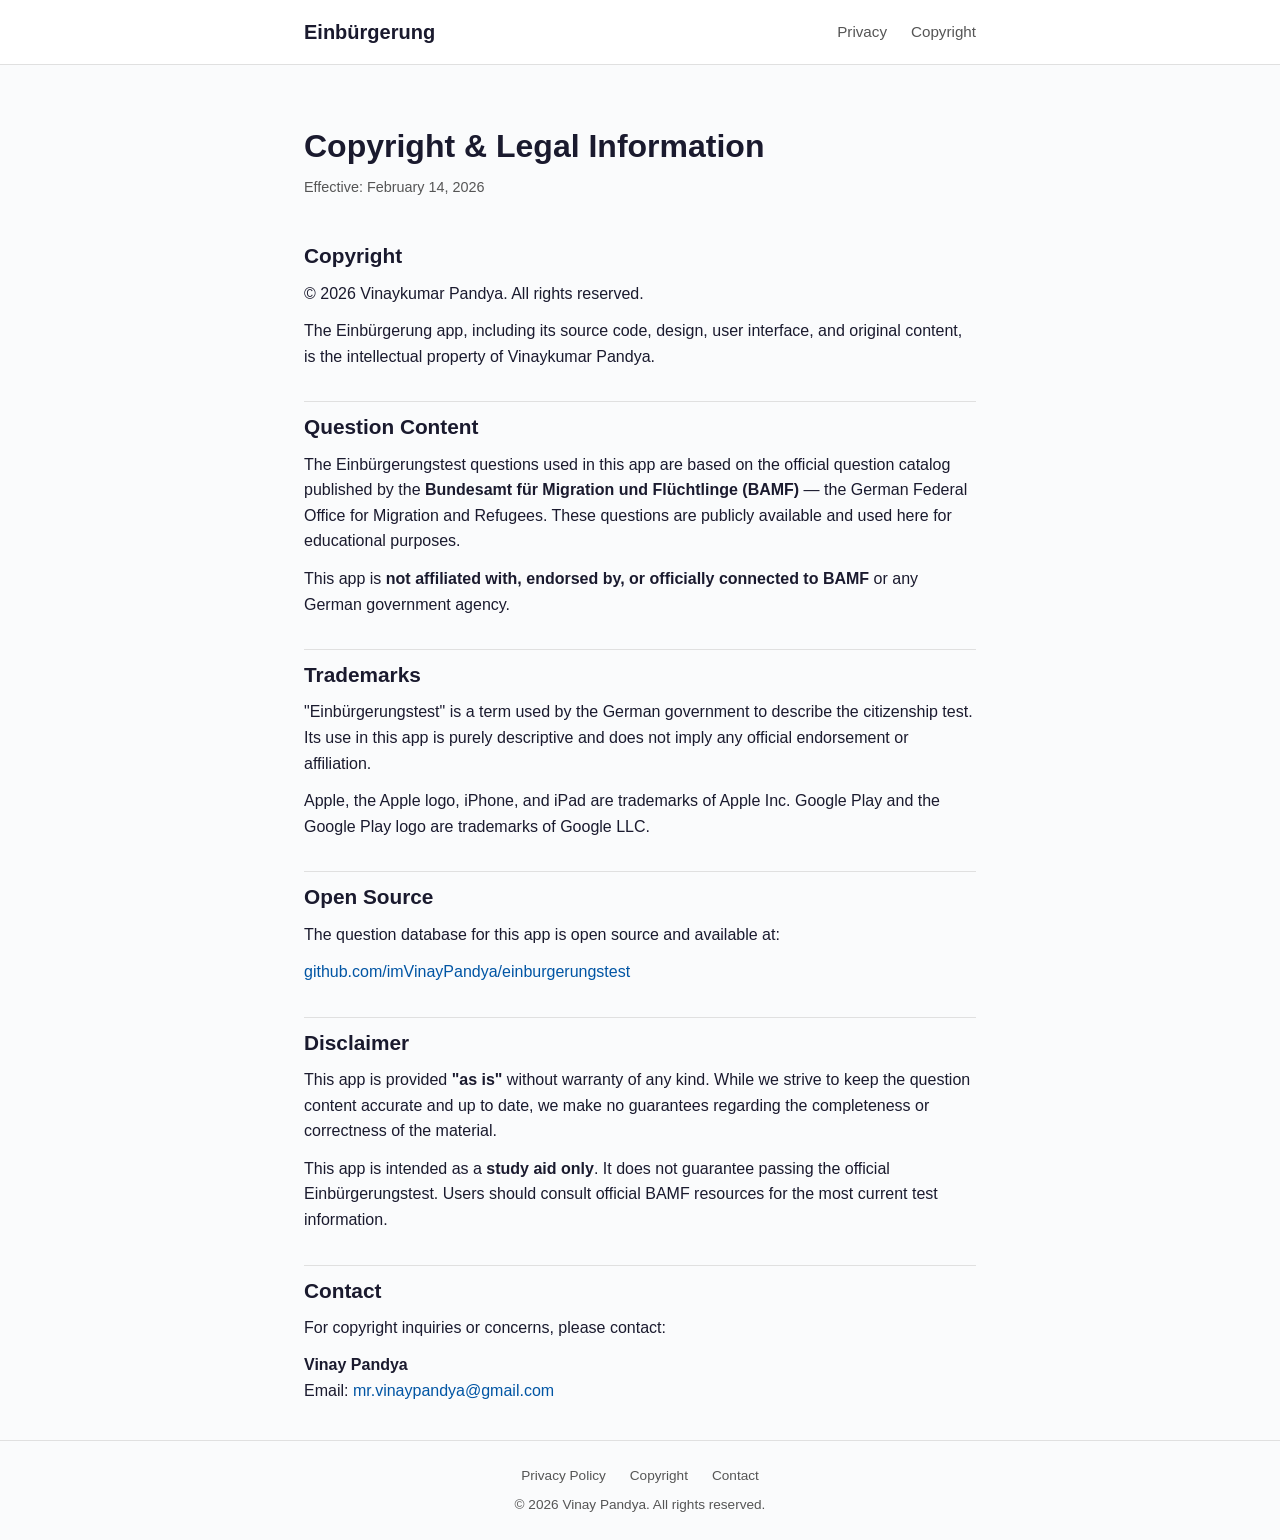
<file: copyright.html>
<!DOCTYPE html>
<html lang="en">
<head>
  <meta charset="UTF-8">
  <meta name="viewport" content="width=device-width, initial-scale=1.0">
  <title>Copyright — Einbürgerung</title>
  <link rel="stylesheet" href="style.css">
</head>
<body>
  <header>
    <nav>
      <a href="/einburgerungstest/" class="logo">Einbürgerung</a>
      <div class="nav-links">
        <a href="privacy.html">Privacy</a>
        <a href="copyright.html">Copyright</a>
      </div>
    </nav>
  </header>

  <main class="content-page">
    <h1>Copyright &amp; Legal Information</h1>
    <p class="last-updated">Effective: February 14, 2026</p>

    <h2>Copyright</h2>
    <p>&copy; 2026 Vinaykumar Pandya. All rights reserved.</p>
    <p>The Einbürgerung app, including its source code, design, user interface, and original content, is the intellectual property of Vinaykumar Pandya.</p>

    <h2>Question Content</h2>
    <p>The Einbürgerungstest questions used in this app are based on the official question catalog published by the <strong>Bundesamt für Migration und Flüchtlinge (BAMF)</strong> — the German Federal Office for Migration and Refugees. These questions are publicly available and used here for educational purposes.</p>
    <p>This app is <strong>not affiliated with, endorsed by, or officially connected to BAMF</strong> or any German government agency.</p>

    <h2>Trademarks</h2>
    <p>"Einbürgerungstest" is a term used by the German government to describe the citizenship test. Its use in this app is purely descriptive and does not imply any official endorsement or affiliation.</p>
    <p>Apple, the Apple logo, iPhone, and iPad are trademarks of Apple Inc. Google Play and the Google Play logo are trademarks of Google LLC.</p>

    <h2>Open Source</h2>
    <p>The question database for this app is open source and available at:</p>
    <p><a href="https://github.com/imVinayPandya/einburgerungstest">github.com/imVinayPandya/einburgerungstest</a></p>

    <h2>Disclaimer</h2>
    <p>This app is provided <strong>"as is"</strong> without warranty of any kind. While we strive to keep the question content accurate and up to date, we make no guarantees regarding the completeness or correctness of the material.</p>
    <p>This app is intended as a <strong>study aid only</strong>. It does not guarantee passing the official Einbürgerungstest. Users should consult official BAMF resources for the most current test information.</p>

    <h2>Contact</h2>
    <p>For copyright inquiries or concerns, please contact:</p>
    <p>
      <strong>Vinay Pandya</strong><br>
      Email: <a href="mailto:mr.vinaypandya@gmail.com">mr.vinaypandya@gmail.com</a>
    </p>
  </main>

  <footer>
    <div class="footer-links">
      <a href="privacy.html">Privacy Policy</a>
      <a href="copyright.html">Copyright</a>
      <a href="mailto:mr.vinaypandya@gmail.com">Contact</a>
    </div>
    <p>&copy; 2026 Vinay Pandya. All rights reserved.</p>
  </footer>
</body>
</html>
</file>
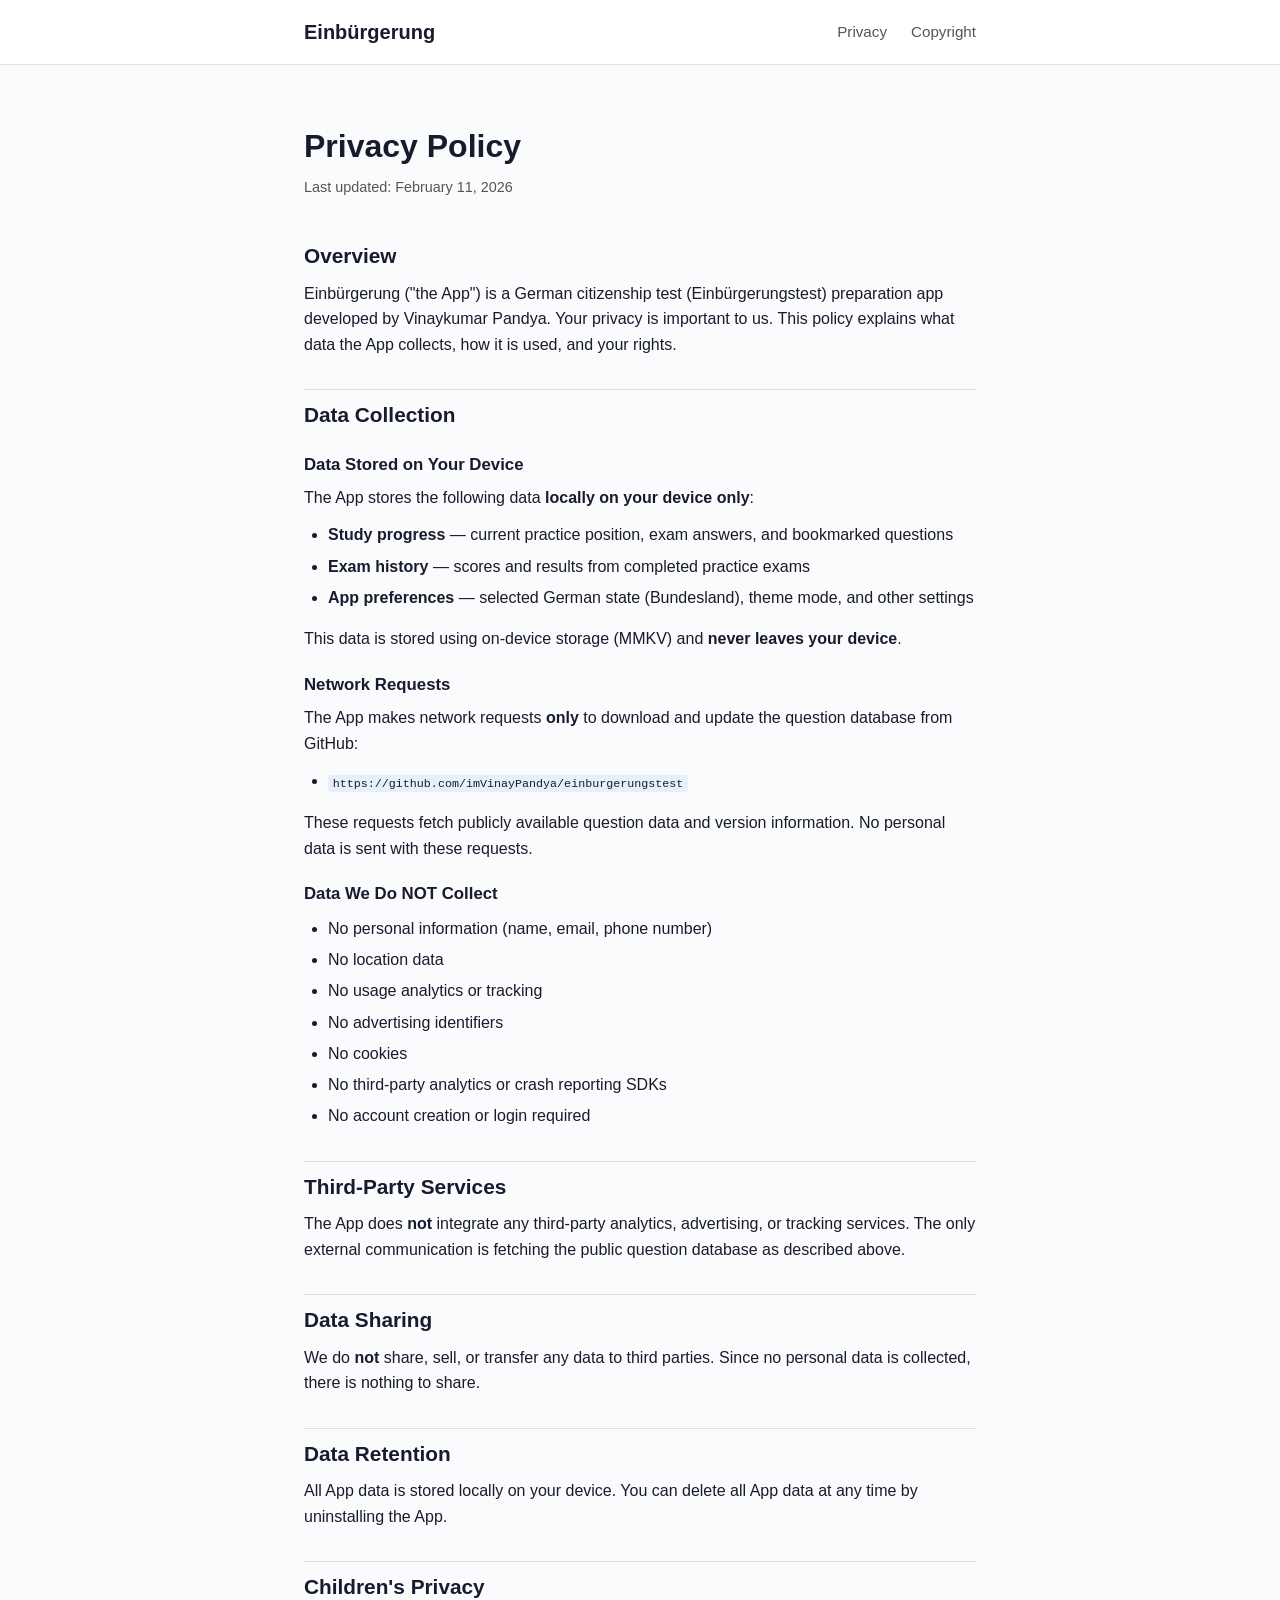
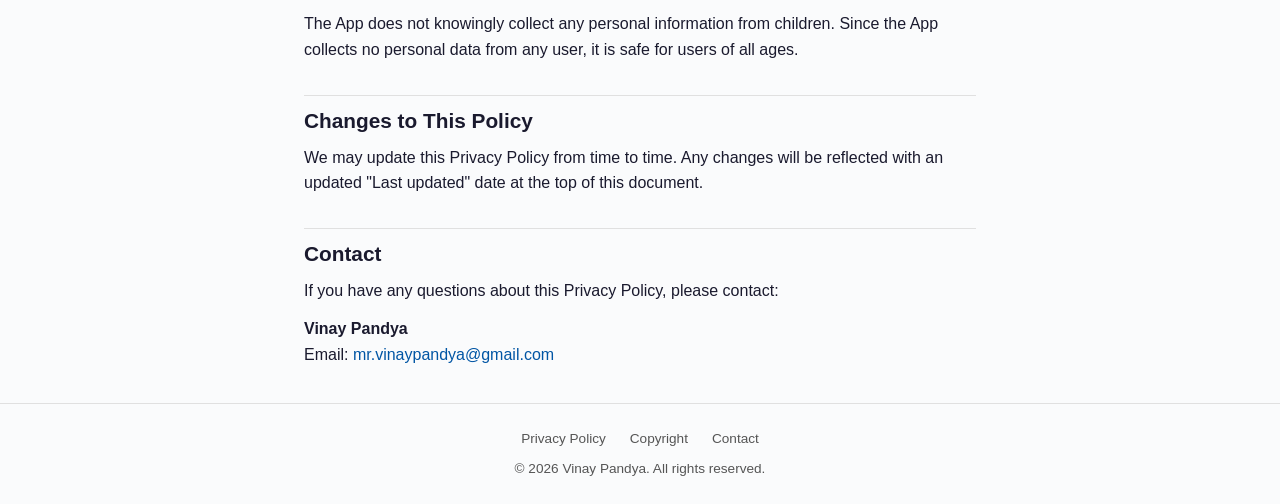
<file: privacy.html>
<!DOCTYPE html>
<html lang="en">
<head>
  <meta charset="UTF-8">
  <meta name="viewport" content="width=device-width, initial-scale=1.0">
  <title>Privacy Policy — Einbürgerung</title>
  <link rel="stylesheet" href="style.css">
</head>
<body>
  <header>
    <nav>
      <a href="/einburgerungstest/" class="logo">Einbürgerung</a>
      <div class="nav-links">
        <a href="privacy.html">Privacy</a>
        <a href="copyright.html">Copyright</a>
      </div>
    </nav>
  </header>

  <main class="content-page">
    <h1>Privacy Policy</h1>
    <p class="last-updated">Last updated: February 11, 2026</p>

    <h2>Overview</h2>
    <p>Einbürgerung ("the App") is a German citizenship test (Einbürgerungstest) preparation app developed by Vinaykumar Pandya. Your privacy is important to us. This policy explains what data the App collects, how it is used, and your rights.</p>

    <h2>Data Collection</h2>

    <h3>Data Stored on Your Device</h3>
    <p>The App stores the following data <strong>locally on your device only</strong>:</p>
    <ul>
      <li><strong>Study progress</strong> — current practice position, exam answers, and bookmarked questions</li>
      <li><strong>Exam history</strong> — scores and results from completed practice exams</li>
      <li><strong>App preferences</strong> — selected German state (Bundesland), theme mode, and other settings</li>
    </ul>
    <p>This data is stored using on-device storage (MMKV) and <strong>never leaves your device</strong>.</p>

    <h3>Network Requests</h3>
    <p>The App makes network requests <strong>only</strong> to download and update the question database from GitHub:</p>
    <ul>
      <li><code>https://github.com/imVinayPandya/einburgerungstest</code></li>
    </ul>
    <p>These requests fetch publicly available question data and version information. No personal data is sent with these requests.</p>

    <h3>Data We Do NOT Collect</h3>
    <ul>
      <li>No personal information (name, email, phone number)</li>
      <li>No location data</li>
      <li>No usage analytics or tracking</li>
      <li>No advertising identifiers</li>
      <li>No cookies</li>
      <li>No third-party analytics or crash reporting SDKs</li>
      <li>No account creation or login required</li>
    </ul>

    <h2>Third-Party Services</h2>
    <p>The App does <strong>not</strong> integrate any third-party analytics, advertising, or tracking services. The only external communication is fetching the public question database as described above.</p>

    <h2>Data Sharing</h2>
    <p>We do <strong>not</strong> share, sell, or transfer any data to third parties. Since no personal data is collected, there is nothing to share.</p>

    <h2>Data Retention</h2>
    <p>All App data is stored locally on your device. You can delete all App data at any time by uninstalling the App.</p>

    <h2>Children's Privacy</h2>
    <p>The App does not knowingly collect any personal information from children. Since the App collects no personal data from any user, it is safe for users of all ages.</p>

    <h2>Changes to This Policy</h2>
    <p>We may update this Privacy Policy from time to time. Any changes will be reflected with an updated "Last updated" date at the top of this document.</p>

    <h2>Contact</h2>
    <p>If you have any questions about this Privacy Policy, please contact:</p>
    <p>
      <strong>Vinay Pandya</strong><br>
      Email: <a href="mailto:mr.vinaypandya@gmail.com">mr.vinaypandya@gmail.com</a>
    </p>
  </main>

  <footer>
    <div class="footer-links">
      <a href="privacy.html">Privacy Policy</a>
      <a href="copyright.html">Copyright</a>
      <a href="mailto:mr.vinaypandya@gmail.com">Contact</a>
    </div>
    <p>&copy; 2026 Vinay Pandya. All rights reserved.</p>
  </footer>
</body>
</html>
</file>
<file: style.css>
*,
*::before,
*::after {
  margin: 0;
  padding: 0;
  box-sizing: border-box;
}

:root {
  --color-bg: #fafbfc;
  --color-text: #1a1a2e;
  --color-muted: #555;
  --color-accent: #0055a4;
  --color-accent-light: #e6f0fa;
  --color-border: #e0e0e0;
  --color-card-bg: #fff;
  --max-width: 720px;
}

body {
  font-family: -apple-system, BlinkMacSystemFont, "Segoe UI", Roboto, Helvetica, Arial, sans-serif;
  background: var(--color-bg);
  color: var(--color-text);
  line-height: 1.6;
  min-height: 100vh;
  display: flex;
  flex-direction: column;
}

a {
  color: var(--color-accent);
  text-decoration: none;
}

a:hover {
  text-decoration: underline;
}

/* Nav */
header {
  border-bottom: 1px solid var(--color-border);
  background: #fff;
}

nav {
  max-width: var(--max-width);
  margin: 0 auto;
  padding: 1rem 1.5rem;
  display: flex;
  justify-content: space-between;
  align-items: center;
}

.logo {
  font-size: 1.25rem;
  font-weight: 700;
  color: var(--color-text);
}

.logo:hover {
  text-decoration: none;
}

.nav-links {
  display: flex;
  gap: 1.5rem;
}

.nav-links a {
  color: var(--color-muted);
  font-size: 0.95rem;
}

.nav-links a:hover {
  color: var(--color-accent);
}

/* Main */
main {
  flex: 1;
  max-width: var(--max-width);
  margin: 0 auto;
  padding: 1.5rem;
  width: 100%;
}

/* Hero */
.hero {
  text-align: center;
  padding: 3rem 0 2rem;
}

.hero h1 {
  font-size: 2.5rem;
  margin-bottom: 0.5rem;
}

.tagline {
  font-size: 1.2rem;
  color: var(--color-muted);
  margin-bottom: 1rem;
}

.description {
  color: var(--color-muted);
  max-width: 520px;
  margin: 0 auto 2rem;
}

.badges {
  display: flex;
  justify-content: center;
  gap: 1rem;
  flex-wrap: wrap;
}

.badge img {
  height: 50px;
}

/* Features */
.features {
  display: grid;
  grid-template-columns: 1fr 1fr;
  gap: 1.25rem;
  padding: 2rem 0 3rem;
}

.feature {
  background: var(--color-card-bg);
  border: 1px solid var(--color-border);
  border-radius: 10px;
  padding: 1.5rem;
}

.feature h3 {
  font-size: 1.05rem;
  margin-bottom: 0.4rem;
}

.feature p {
  color: var(--color-muted);
  font-size: 0.92rem;
}

/* Content pages (privacy, copyright) */
.content-page h1 {
  font-size: 2rem;
  margin: 2rem 0 0.25rem;
}

.last-updated {
  color: var(--color-muted);
  font-size: 0.9rem;
  margin-bottom: 2rem;
}

.content-page h2 {
  font-size: 1.3rem;
  margin: 2rem 0 0.5rem;
  padding-top: 0.5rem;
  border-top: 1px solid var(--color-border);
}

.content-page h2:first-of-type {
  border-top: none;
}

.content-page h3 {
  font-size: 1.05rem;
  margin: 1.25rem 0 0.4rem;
}

.content-page p {
  margin-bottom: 0.75rem;
}

.content-page ul {
  margin: 0.5rem 0 1rem 1.5rem;
}

.content-page li {
  margin-bottom: 0.35rem;
}

.content-page code {
  background: var(--color-accent-light);
  padding: 0.15em 0.4em;
  border-radius: 4px;
  font-size: 0.9em;
}

/* Footer */
footer {
  border-top: 1px solid var(--color-border);
  text-align: center;
  padding: 1.5rem;
  font-size: 0.85rem;
  color: var(--color-muted);
}

.footer-links {
  display: flex;
  justify-content: center;
  gap: 1.5rem;
  margin-bottom: 0.5rem;
}

.footer-links a {
  color: var(--color-muted);
}

/* Responsive */
@media (max-width: 600px) {
  .hero h1 {
    font-size: 2rem;
  }

  .features {
    grid-template-columns: 1fr;
  }

  nav {
    padding: 0.75rem 1rem;
  }
}
</file>
